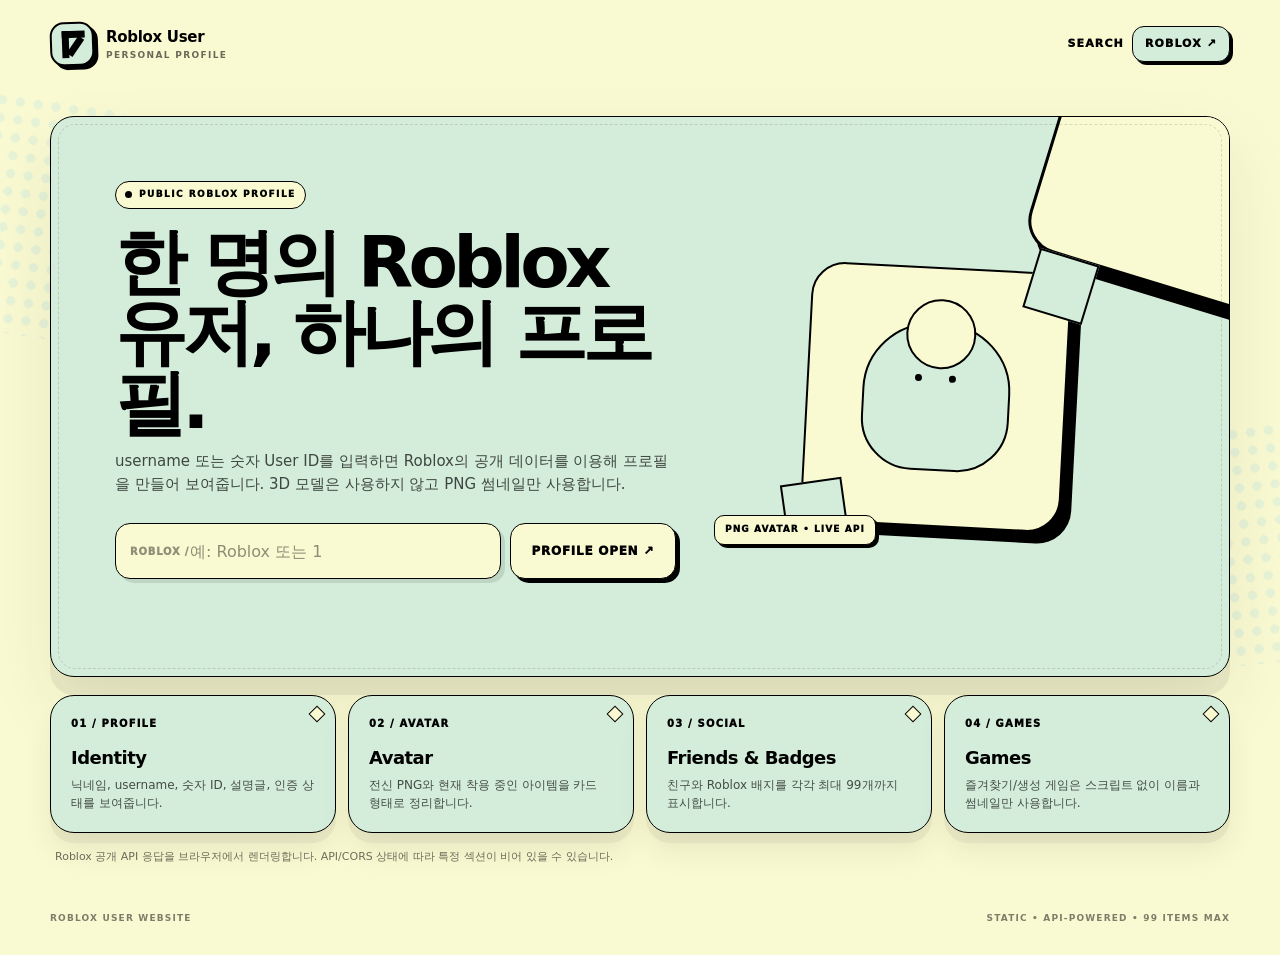
<file: index.html>
<!doctype html>
<html lang="ko">
<head>
  <meta charset="utf-8">
  <meta name="viewport" content="width=device-width, initial-scale=1">
  <meta name="theme-color" content="#FAFAD2">
  <meta
    name="description"
    content="Roblox User Website — 공개 Roblox 프로필을 깔끔하고 고급스럽게 보여주는 정적 웹사이트."
  >
  <title>Roblox User Website</title>

  <link rel="icon" type="image/svg+xml" href="./index/assets/favicon.svg">
  <link rel="stylesheet" href="./index/assets/css/base.css">
  <link rel="stylesheet" href="./index/assets/css/profile.css">
</head>
<body>
  <div class="ambient ambient-left" aria-hidden="true"></div>
  <div class="ambient ambient-right" aria-hidden="true"></div>

  <div id="app" class="app-shell">
    <header class="site-header">
      <a class="brand" href="#/" aria-label="Roblox User Website home">
        <span class="brand-mark" aria-hidden="true"><span></span></span>
        <span class="brand-copy">
          <strong>Roblox User</strong>
          <small>PERSONAL PROFILE</small>
        </span>
      </a>

      <nav class="header-nav" aria-label="상단 메뉴">
        <a class="header-link" href="#/">SEARCH</a>
        <a
          class="header-link header-link-box"
          href="https://www.roblox.com/"
          target="_blank"
          rel="noopener noreferrer"
        >ROBLOX ↗</a>
      </nav>
    </header>

    <main id="main" class="main-content">
      <noscript>
        <div class="noscript">
          이 사이트를 사용하려면 JavaScript를 활성화해야 합니다.
        </div>
      </noscript>
    </main>

    <footer class="site-footer">
      <span>ROBLOX USER WEBSITE</span>
      <span>STATIC • API-POWERED • 99 ITEMS MAX</span>
    </footer>
  </div>

  <script type="module" src="./index/assets/js/app.js"></script>
</body>
</html>
</file>
<file: index/assets/css/base.css>
:root {
  --cream: #FAFAD2;
  --mint: #D4EDDA;
  --ink: #000000;
  --line: rgba(0, 0, 0, .14);
  --line-strong: rgba(0, 0, 0, .26);
  --soft-ink: rgba(0, 0, 0, .64);
  --shadow: 0 18px 0 rgba(0, 0, 0, .06), 0 30px 70px rgba(0, 0, 0, .08);
  --shadow-small: 0 10px 0 rgba(0, 0, 0, .045), 0 18px 30px rgba(0, 0, 0, .08);
  --radius: 24px;
  --radius-small: 16px;
  --max: 1180px;
}

* { box-sizing: border-box; }
html { scroll-behavior: smooth; }
body {
  margin: 0;
  min-width: 320px;
  color: var(--ink);
  background: var(--cream);
  font-family: Inter, ui-sans-serif, system-ui, -apple-system, BlinkMacSystemFont, "Segoe UI", sans-serif;
  line-height: 1.5;
}
body::selection { background: var(--mint); color: var(--ink); }
a { color: inherit; text-decoration: none; }
button, input { font: inherit; }
button { cursor: pointer; }
img { display: block; max-width: 100%; }

.sr-only {
  position: absolute;
  width: 1px;
  height: 1px;
  padding: 0;
  margin: -1px;
  overflow: hidden;
  clip: rect(0,0,0,0);
  white-space: nowrap;
  border: 0;
}

.app-shell { min-height: 100vh; position: relative; overflow: clip; }
.ambient {
  position: fixed;
  width: 240px;
  height: 240px;
  pointer-events: none;
  opacity: .55;
  background: radial-gradient(circle, var(--mint) 0 36%, transparent 37% 100%);
  background-size: 18px 18px;
  z-index: -1;
}
.ambient-left { left: -130px; top: 90px; transform: rotate(8deg); }
.ambient-right { right: -125px; top: 420px; transform: rotate(-7deg); }

.site-header {
  width: min(var(--max), calc(100% - 36px));
  margin: 0 auto;
  padding: 22px 0 18px;
  display: flex;
  align-items: center;
  justify-content: space-between;
  gap: 20px;
}
.brand { display: inline-flex; align-items: center; gap: 12px; }
.brand-mark {
  position: relative;
  width: 44px;
  height: 44px;
  border: 2px solid var(--ink);
  border-radius: 14px;
  background: var(--mint);
  box-shadow: 4px 4px 0 var(--ink);
  transform: rotate(-2deg);
}
.brand-mark::before,
.brand-mark::after,
.brand-mark span {
  content: "";
  position: absolute;
  background: var(--ink);
}
.brand-mark::before { width: 7px; height: 27px; left: 10px; top: 7px; }
.brand-mark::after { width: 23px; height: 7px; left: 10px; top: 7px; }
.brand-mark span { width: 7px; height: 21px; left: 26px; top: 14px; transform: rotate(36deg); transform-origin: top; }
.brand-copy strong { display: block; font-size: 15px; letter-spacing: -.02em; }
.brand-copy small { display: block; margin-top: 1px; font-size: 9px; font-weight: 900; letter-spacing: .15em; opacity: .58; }
.header-nav { display: flex; align-items: center; gap: 8px; }
.header-link { font-size: 11px; font-weight: 950; letter-spacing: .1em; }
.header-link:hover { text-decoration: underline; }
.header-link-box {
  padding: 9px 12px;
  border: 1.5px solid var(--ink);
  border-radius: 12px;
  background: var(--mint);
  box-shadow: 3px 3px 0 var(--ink);
  text-decoration: none !important;
}
.header-link-box:hover { transform: translate(1px, 1px); box-shadow: 2px 2px 0 var(--ink); }

.main-content { width: min(var(--max), calc(100% - 36px)); margin: 0 auto; padding: 32px 0 46px; }

.hero-card, .feature-card, .profile-card, .error-card {
  position: relative;
  border: 1.5px solid var(--ink);
  background: var(--mint);
  border-radius: var(--radius);
  box-shadow: var(--shadow);
}
.hero-card::after,
.profile-card::after {
  content: "";
  position: absolute;
  inset: 7px;
  border: 1px dashed rgba(0, 0, 0, .13);
  border-radius: calc(var(--radius) - 7px);
  pointer-events: none;
}

.home-card { padding: clamp(28px, 6vw, 64px); overflow: hidden; }
.home-card::before {
  content: "";
  position: absolute;
  width: 260px;
  height: 260px;
  top: -95px;
  right: -90px;
  border: 3px solid var(--ink);
  border-radius: 34px;
  transform: rotate(17deg);
  background: var(--cream);
  box-shadow: 12px 12px 0 var(--ink);
}
.home-card::after { z-index: 0; }
.hero-layout { position: relative; z-index: 1; display: grid; grid-template-columns: 1.1fr .9fr; gap: 30px; align-items: center; }
.hero-copy { max-width: 700px; }
.eyebrow {
  display: inline-flex;
  align-items: center;
  gap: 7px;
  padding: 6px 9px;
  border: 1.5px solid var(--ink);
  border-radius: 999px;
  background: var(--cream);
  color: var(--ink);
  font-size: 9px;
  font-weight: 950;
  letter-spacing: .16em;
}
.eyebrow::before { content: ""; width: 7px; height: 7px; border-radius: 50%; background: var(--ink); }
.home-card h1 { max-width: 690px; margin: 18px 0 12px; font-size: clamp(38px, 6.2vw, 72px); line-height: .98; letter-spacing: -.065em; }
.hero-text { max-width: 680px; margin: 0; color: var(--ink); opacity: .7; font-size: 15px; }
.search-form {
  max-width: 690px;
  margin-top: 28px;
  display: grid;
  grid-template-columns: minmax(0, 1fr) auto;
  gap: 9px;
}
.search-wrap { position: relative; }
.search-prefix { position: absolute; left: 15px; top: 50%; transform: translateY(-50%); font-size: 10px; font-weight: 950; opacity: .42; letter-spacing: .08em; }
.search-form input {
  width: 100%;
  height: 56px;
  padding: 0 16px 0 74px;
  border: 1.5px solid var(--ink);
  border-radius: 15px;
  outline: none;
  background: var(--cream);
  color: var(--ink);
  box-shadow: 4px 4px 0 rgba(0,0,0,.1);
}
.search-form input:focus { box-shadow: 4px 4px 0 var(--ink), 0 0 0 4px var(--mint); }
.search-form input::placeholder { color: var(--ink); opacity: .43; }
.search-form button {
  height: 56px;
  padding: 0 21px;
  border: 1.5px solid var(--ink);
  border-radius: 15px;
  background: var(--cream);
  color: var(--ink);
  font-size: 12px;
  font-weight: 950;
  letter-spacing: .06em;
  box-shadow: 4px 4px 0 var(--ink);
}
.search-form button:hover { transform: translate(2px, 2px); box-shadow: 2px 2px 0 var(--ink); background: var(--mint); }
.search-form button:active { transform: translate(4px, 4px); box-shadow: 0 0 0 var(--ink); }
.status-line { min-height: 21px; margin-top: 12px; color: var(--ink); opacity: .68; font-size: 12px; }
.status-line.error { font-weight: 900; opacity: 1; }

.hero-stage {
  min-height: 320px;
  display: grid;
  place-items: center;
  position: relative;
}
.hero-avatar-frame {
  width: min(260px, 100%);
  aspect-ratio: 1;
  position: relative;
  display: grid;
  place-items: center;
  border: 2px solid var(--ink);
  border-radius: 34px;
  background: var(--cream);
  box-shadow: 11px 11px 0 var(--ink);
  transform: rotate(3deg);
}
.hero-avatar-frame::before,
.hero-avatar-frame::after {
  content: "";
  position: absolute;
  width: 58px;
  height: 58px;
  border: 2px solid var(--ink);
  background: var(--mint);
}
.hero-avatar-frame::before { top: -20px; right: -22px; transform: rotate(14deg); }
.hero-avatar-frame::after { bottom: -24px; left: -18px; transform: rotate(-11deg); }
.avatar-silhouette { width: 58%; height: 58%; border: 2px solid var(--ink); border-radius: 46% 46% 35% 35%; background: var(--mint); position: relative; }
.avatar-silhouette::before { content: ""; position: absolute; width: 46%; height: 46%; border: 2px solid var(--ink); border-radius: 50%; background: var(--cream); left: 27%; top: -18%; }
.avatar-silhouette::after { content: ""; position: absolute; width: 7px; height: 7px; border-radius: 50%; background: var(--ink); left: 35%; top: 35%; box-shadow: 34px 0 0 var(--ink); }
.hero-stage-label {
  position: absolute;
  left: 8px;
  bottom: 12px;
  padding: 7px 10px;
  border: 1.5px solid var(--ink);
  border-radius: 10px;
  background: var(--cream);
  font-size: 9px;
  font-weight: 950;
  letter-spacing: .12em;
  box-shadow: 3px 3px 0 var(--ink);
}

.feature-grid { margin-top: 18px; display: grid; grid-template-columns: repeat(4, 1fr); gap: 12px; }
.feature-card { padding: 20px; box-shadow: var(--shadow-small); }
.feature-card::before { content: ""; position: absolute; top: 12px; right: 12px; width: 10px; height: 10px; border: 1.5px solid var(--ink); transform: rotate(45deg); background: var(--cream); }
.feature-card span { display: block; margin-bottom: 13px; font-size: 10px; font-weight: 950; letter-spacing: .12em; }
.feature-card h2 { margin: 0 0 5px; font-size: 18px; letter-spacing: -.03em; }
.feature-card p { margin: 0; color: var(--ink); opacity: .68; font-size: 12px; }
.source-note { margin: 16px 5px 0; color: var(--ink); opacity: .56; font-size: 11px; }
.noscript { margin: 18px; padding: 18px; border: 2px solid var(--ink); border-radius: 14px; background: var(--mint); color: var(--ink); text-align: center; font-weight: 800; }

.site-footer {
  width: min(var(--max), calc(100% - 36px));
  margin: 0 auto;
  padding: 0 0 30px;
  display: flex;
  justify-content: space-between;
  gap: 18px;
  color: var(--ink);
  opacity: .5;
  font-size: 9px;
  font-weight: 900;
  letter-spacing: .13em;
}

@media (max-width: 980px) {
  .hero-layout { grid-template-columns: 1fr; }
  .hero-stage { min-height: 240px; }
  .feature-grid { grid-template-columns: repeat(2, 1fr); }
}
@media (max-width: 640px) {
  .site-header, .main-content, .site-footer { width: min(var(--max), calc(100% - 22px)); }
  .site-header { padding-top: 15px; }
  .header-link:first-child { display: none; }
  .main-content { padding-top: 22px; }
  .home-card { padding: 28px 20px 24px; }
  .home-card::before { width: 170px; height: 170px; top: -72px; right: -76px; }
  .search-form { grid-template-columns: 1fr; }
  .feature-grid { grid-template-columns: 1fr; }
  .site-footer { flex-direction: column; gap: 4px; }
}
</file>
<file: index/assets/css/profile.css>
.profile-page { display: grid; gap: 16px; }
.profile-card { padding: 22px; }

.profile-hero-card { overflow: hidden; padding: 0; }
.profile-banner {
  position: relative;
  min-height: 165px;
  padding: 18px 22px;
  border-bottom: 1.5px solid var(--ink);
  background: var(--cream);
}
.profile-banner::before {
  content: "";
  position: absolute;
  width: 180px;
  height: 180px;
  right: 28px;
  top: -92px;
  border: 2px solid var(--ink);
  background: var(--mint);
  transform: rotate(18deg);
  box-shadow: 8px 8px 0 var(--ink);
}
.profile-banner::after {
  content: "";
  position: absolute;
  left: 0;
  bottom: -28px;
  width: 125px;
  height: 125px;
  background-image: radial-gradient(var(--mint) 0 3px, transparent 3px);
  background-size: 13px 13px;
}
.banner-topline { position: relative; z-index: 2; display: flex; align-items: center; justify-content: space-between; gap: 16px; }
.banner-chip { padding: 6px 8px; border: 1.5px solid var(--ink); border-radius: 9px; background: var(--mint); font-size: 9px; font-weight: 950; letter-spacing: .13em; box-shadow: 3px 3px 0 var(--ink); }
.banner-id { font-size: 9px; font-weight: 950; opacity: .52; letter-spacing: .12em; }
.profile-main { position: relative; z-index: 3; display: grid; grid-template-columns: 190px minmax(0, 1fr) auto; gap: 22px; align-items: end; margin-top: -70px; padding: 0 22px 24px; }
.avatar-wrap {
  width: 190px;
  aspect-ratio: 1;
  border: 2px solid var(--ink);
  border-radius: 26px;
  background: var(--mint);
  overflow: hidden;
  box-shadow: 8px 8px 0 var(--ink);
  transform: rotate(-2deg);
}
.avatar-wrap img { width: 100%; height: 100%; object-fit: cover; }
.avatar-fallback { width: 100%; height: 100%; display: grid; place-items: center; padding: 20px; color: var(--ink); opacity: .58; text-align: center; font-size: 11px; }
.profile-kicker { display: inline-flex; margin-bottom: 8px; padding: 5px 8px; border: 1.5px solid var(--ink); border-radius: 8px; background: var(--cream); font-size: 8px; font-weight: 950; letter-spacing: .13em; }
.profile-name { margin: 0; font-size: clamp(31px, 5vw, 52px); line-height: .98; letter-spacing: -.06em; }
.profile-username { margin-top: 5px; font-size: 14px; font-weight: 800; opacity: .62; }
.profile-id { margin-top: 10px; font-size: 10px; font-weight: 800; opacity: .55; letter-spacing: .02em; }
.description { max-width: 680px; margin: 14px 0 0; white-space: pre-wrap; color: var(--ink); opacity: .78; font-size: 13px; }
.profile-actions { display: flex; flex-direction: column; align-items: stretch; gap: 8px; min-width: 155px; }
.action-button {
  display: inline-flex;
  align-items: center;
  justify-content: center;
  min-height: 40px;
  padding: 0 13px;
  border: 1.5px solid var(--ink);
  border-radius: 11px;
  background: var(--cream);
  color: var(--ink);
  font-size: 10px;
  font-weight: 950;
  letter-spacing: .07em;
  box-shadow: 3px 3px 0 var(--ink);
  transition: transform .12s ease, box-shadow .12s ease, background .12s ease;
}
.action-button:hover { transform: translate(1px, 1px); box-shadow: 2px 2px 0 var(--ink); background: var(--mint); }
.action-button:active { transform: translate(3px, 3px); box-shadow: none; }

.profile-nav {
  display: flex;
  gap: 8px;
  overflow-x: auto;
  padding: 2px 1px 7px;
  scrollbar-width: thin;
}
.profile-nav a { flex: 0 0 auto; padding: 7px 10px; border: 1.5px solid var(--ink); border-radius: 999px; background: var(--cream); font-size: 9px; font-weight: 950; letter-spacing: .08em; box-shadow: 2px 2px 0 rgba(0,0,0,.14); }
.profile-nav a:hover { background: var(--mint); }

.stats-row { display: grid; grid-template-columns: repeat(4, 1fr); gap: 10px; }
.stat { position: relative; padding: 15px; border: 1.5px solid var(--ink); border-radius: 14px; background: var(--cream); overflow: hidden; }
.stat::after { content: ""; position: absolute; right: -10px; bottom: -20px; width: 62px; height: 62px; border-radius: 50%; background: var(--mint); border: 1.5px solid var(--ink); }
.stat strong { display: block; position: relative; z-index: 1; font-size: 26px; line-height: 1; letter-spacing: -.05em; }
.stat span { display: block; position: relative; z-index: 1; margin-top: 6px; font-size: 9px; font-weight: 900; opacity: .55; letter-spacing: .08em; }

.section-shell { scroll-margin-top: 18px; }
.section-heading { display: flex; align-items: end; justify-content: space-between; gap: 15px; margin-bottom: 14px; }
.section-heading h2 { margin: 0; font-size: 20px; letter-spacing: -.035em; }
.section-heading p { margin: 0; font-size: 9px; font-weight: 950; letter-spacing: .09em; opacity: .45; }
.section-rule { height: 1.5px; margin: 12px 0 15px; background: var(--ink); opacity: .13; }

.data-grid { display: grid; grid-template-columns: repeat(4, 1fr); gap: 11px; }
.data-card {
  min-width: 0;
  overflow: hidden;
  border: 1.5px solid var(--ink);
  border-radius: 16px;
  background: var(--cream);
  box-shadow: 4px 4px 0 rgba(0,0,0,.11);
  transition: transform .14s ease, box-shadow .14s ease;
}
.data-card:hover { transform: translate(-2px, -2px); box-shadow: 7px 7px 0 var(--ink); }
.data-image { width: 100%; aspect-ratio: 1; object-fit: cover; background: var(--mint); }
.data-image--game { aspect-ratio: 16 / 9; }
.data-body { padding: 10px 11px 12px; }
.data-title { margin: 0; font-size: 12px; font-weight: 900; line-height: 1.25; overflow-wrap: anywhere; }
.data-subtitle { margin: 4px 0 0; font-size: 9px; font-weight: 750; opacity: .53; overflow-wrap: anywhere; }
.data-link { display: block; }
.data-link:hover .data-title { text-decoration: underline; }
.friend-card .data-image { object-position: center; }

.empty-state, .section-error {
  padding: 17px;
  border: 1.5px dashed var(--ink);
  border-radius: 14px;
  background: var(--cream);
  color: var(--ink);
  opacity: .67;
  font-size: 11px;
}
.section-error strong { opacity: 1; }
.inline-badge { display: inline-flex; vertical-align: middle; margin-left: 7px; padding: 4px 7px; border: 1.5px solid var(--ink); border-radius: 999px; background: var(--mint); font-size: 8px; font-weight: 950; letter-spacing: .08em; box-shadow: 2px 2px 0 var(--ink); }

.profile-footnote { display: flex; justify-content: space-between; gap: 14px; flex-wrap: wrap; font-size: 9px; font-weight: 800; opacity: .48; }
.loading-grid { display: grid; gap: 10px; }
.loading-line { height: 12px; border-radius: 20px; background: linear-gradient(90deg, rgba(0,0,0,.05), rgba(0,0,0,.12), rgba(0,0,0,.05)); background-size: 200% 100%; animation: shimmer 1.25s infinite; }
.loading-line.wide { width: 82%; }
.loading-line.mid { width: 60%; }
.loading-line.short { width: 38%; }
@keyframes shimmer { from { background-position: 200% 0; } to { background-position: -200% 0; } }

.error-card { padding: 34px; }
.error-card h1 { margin: 14px 0 8px; font-size: clamp(31px, 5vw, 50px); letter-spacing: -.055em; }

@media (max-width: 1000px) {
  .profile-main { grid-template-columns: 150px minmax(0, 1fr); align-items: end; }
  .avatar-wrap { width: 150px; }
  .profile-actions { grid-column: 1 / -1; flex-direction: row; flex-wrap: wrap; justify-content: flex-start; }
  .profile-actions .action-button { min-width: 145px; }
  .data-grid { grid-template-columns: repeat(3, 1fr); }
}
@media (max-width: 720px) {
  .profile-banner { min-height: 140px; }
  .profile-main { grid-template-columns: 110px minmax(0, 1fr); gap: 14px; margin-top: -52px; padding: 0 15px 18px; }
  .avatar-wrap { width: 110px; border-radius: 20px; box-shadow: 5px 5px 0 var(--ink); }
  .profile-name { font-size: clamp(28px, 8vw, 38px); }
  .profile-username { font-size: 12px; }
  .stats-row { grid-template-columns: repeat(2, 1fr); }
  .data-grid { grid-template-columns: repeat(2, 1fr); }
  .profile-card { padding: 17px; }
}
@media (max-width: 500px) {
  .profile-main { grid-template-columns: 1fr; margin-top: -38px; }
  .avatar-wrap { width: 145px; }
  .profile-actions { grid-column: auto; }
  .profile-banner { min-height: 120px; }
  .profile-nav { margin-top: -2px; }
  .data-grid { gap: 8px; }
  .data-body { padding: 9px; }
}
</file>
